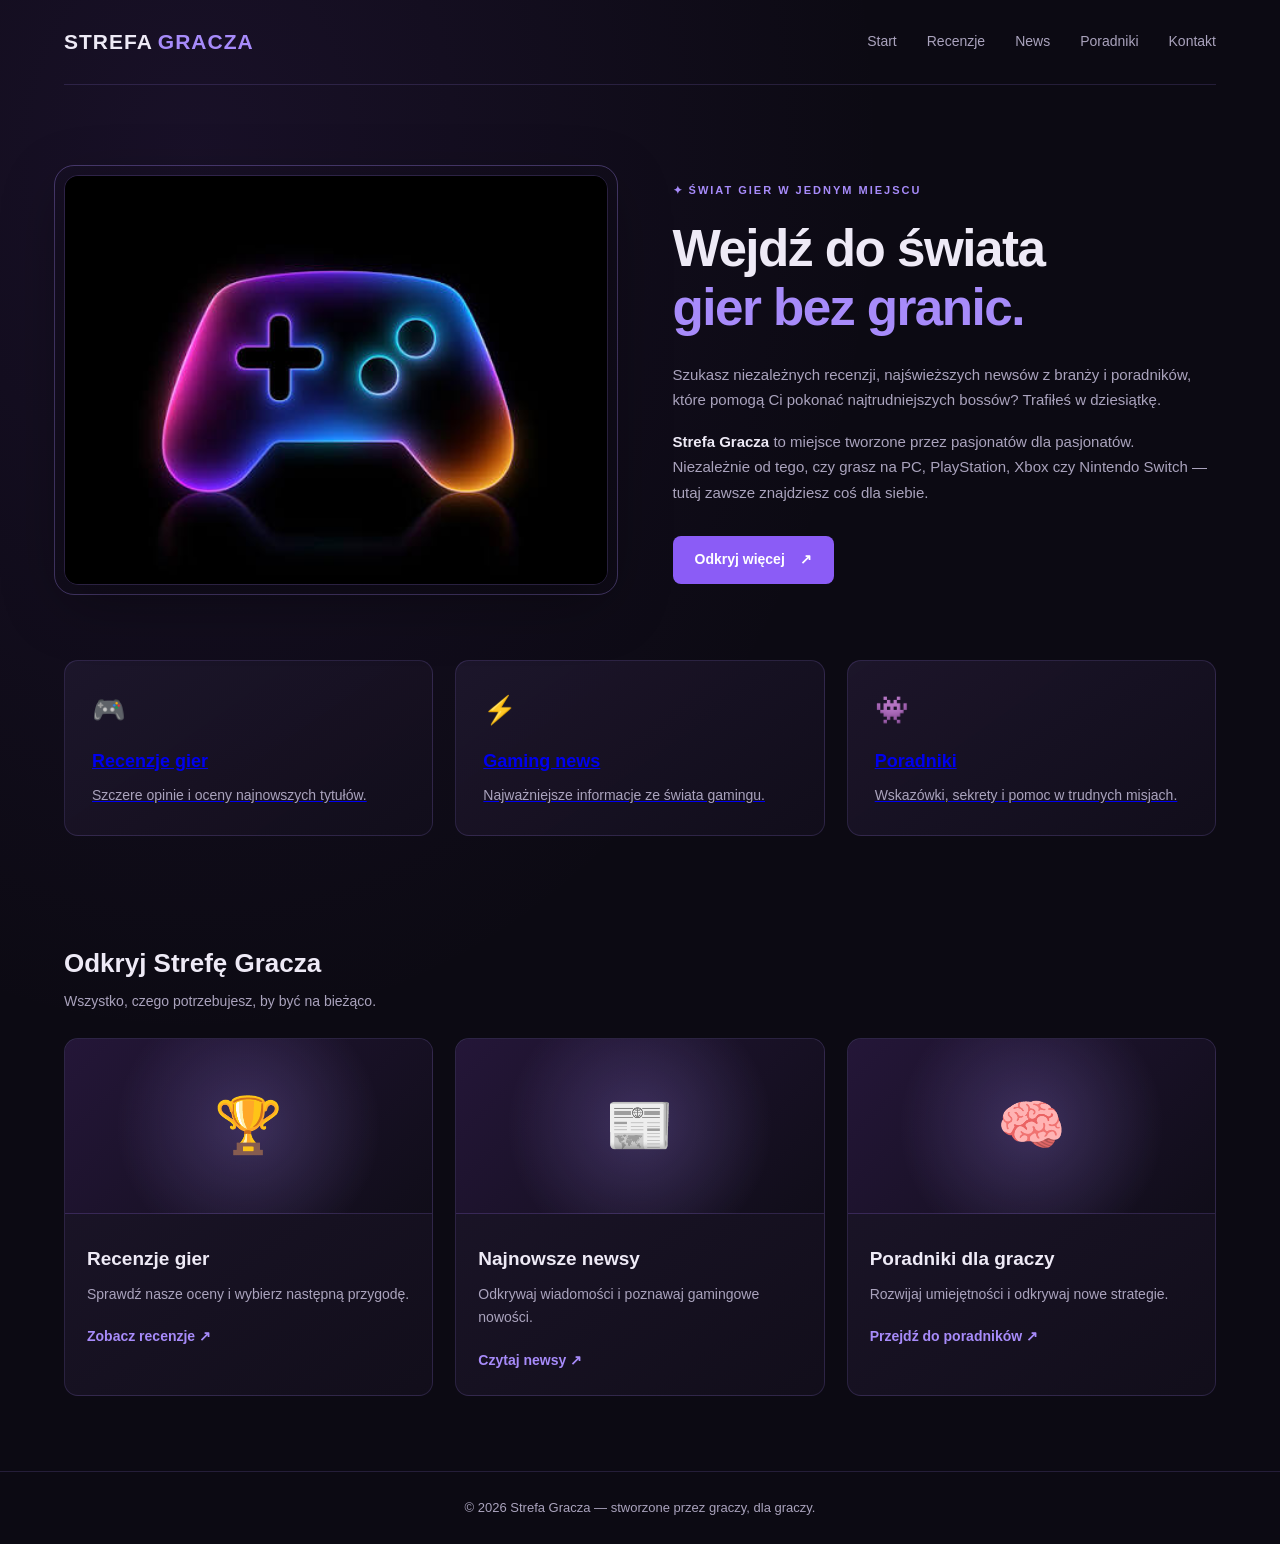
<file: index.html>
<!DOCTYPE html>
<html lang="pl">
<head>
    <meta charset="UTF-8">
    <meta name="viewport" content="width=device-width, initial-scale=1.0">

    <title>Strefa Gracza | Gaming Zone</title>
    <meta name="description" content="Niezależne recenzje gier, newsy i poradniki dla graczy.">

    <link rel="stylesheet" href="style.css">
</head>
<body>

    <header class="header">
        <a href="#" class="logo">STREFA<span>GRACZA</span></a>

        <nav>
            <a href="index.html">Start</a>
            <a href="recenzje.html">Recenzje</a>
            <a href="news.html">News</a>
            <a href="poradniki.html">Poradniki</a>
            <a href="kontakt.html">Kontakt</a>
        </nav>
    </header>

    <main id="start">
        <section class="hero">

            <div class="left">
                <img src="str.jpg" alt="Gaming — świat gier">
            </div>

            <div class="right" id="o-nas">
                <span class="tag">✦ ŚWIAT GIER W JEDNYM MIEJSCU</span>

                <h1>
                    Wejdź do świata
                    <span>gier bez granic.</span>
                </h1>

                <p>
                    Szukasz niezależnych recenzji, najświeższych newsów
                    z branży i poradników, które pomogą Ci pokonać
                    najtrudniejszych bossów? Trafiłeś w dziesiątkę.
                </p>

                <p>
                    <strong>Strefa Gracza</strong> to miejsce tworzone
                    przez pasjonatów dla pasjonatów. Niezależnie od tego,
                    czy grasz na PC, PlayStation, Xbox czy Nintendo Switch
                    — tutaj zawsze znajdziesz coś dla siebie.
                </p>

                <a href="#kontakt" class="button">Odkryj więcej <span>↗</span></a>
            </div>

        </section>

        <section class="features">

    <a href="recenzje.html" class="feature-card feature-link">
        <span class="feature-icon">🎮</span>
        <h3>Recenzje gier</h3>
        <p>Szczere opinie i oceny najnowszych tytułów.</p>
    </a>

    <a href="news.html" class="feature-card feature-link">
        <span class="feature-icon">⚡</span>
        <h3>Gaming news</h3>
        <p>Najważniejsze informacje ze świata gamingu.</p>
    </a>

    <a href="poradniki.html" class="feature-card feature-link">
        <span class="feature-icon">👾</span>
        <h3>Poradniki</h3>
        <p>Wskazówki, sekrety i pomoc w trudnych misjach.</p>
    </a>

</section>
        <section class="page-section">
    <div class="section-heading">
        <h2>Odkryj Strefę Gracza</h2>
        <p>Wszystko, czego potrzebujesz, by być na bieżąco.</p>
    </div>

    <div class="content-grid">

        <a href="recenzje.html" class="content-card clickable-card">
            <div class="card-visual">🏆</div>
            <div class="card-body">
                <h3>Recenzje gier</h3>
                <p>Sprawdź nasze oceny i wybierz następną przygodę.</p>
                <span class="text-link">Zobacz recenzje ↗</span>
            </div>
        </a>

        <a href="news.html" class="content-card clickable-card">
            <div class="card-visual">📰</div>
            <div class="card-body">
                <h3>Najnowsze newsy</h3>
                <p>Odkrywaj wiadomości i poznawaj gamingowe nowości.</p>
                <span class="text-link">Czytaj newsy ↗</span>
            </div>
        </a>

        <a href="poradniki.html" class="content-card clickable-card">
            <div class="card-visual">🧠</div>
            <div class="card-body">
                <h3>Poradniki dla graczy</h3>
                <p>Rozwijaj umiejętności i odkrywaj nowe strategie.</p>
                <span class="text-link">Przejdź do poradników ↗</span>
            </div>
        </a>

    </div>
</section>
    </main>

    <footer id="kontakt">
        <p>© 2026 Strefa Gracza — stworzone przez graczy, dla graczy.</p>
    </footer>

</body>
</html>
</file>
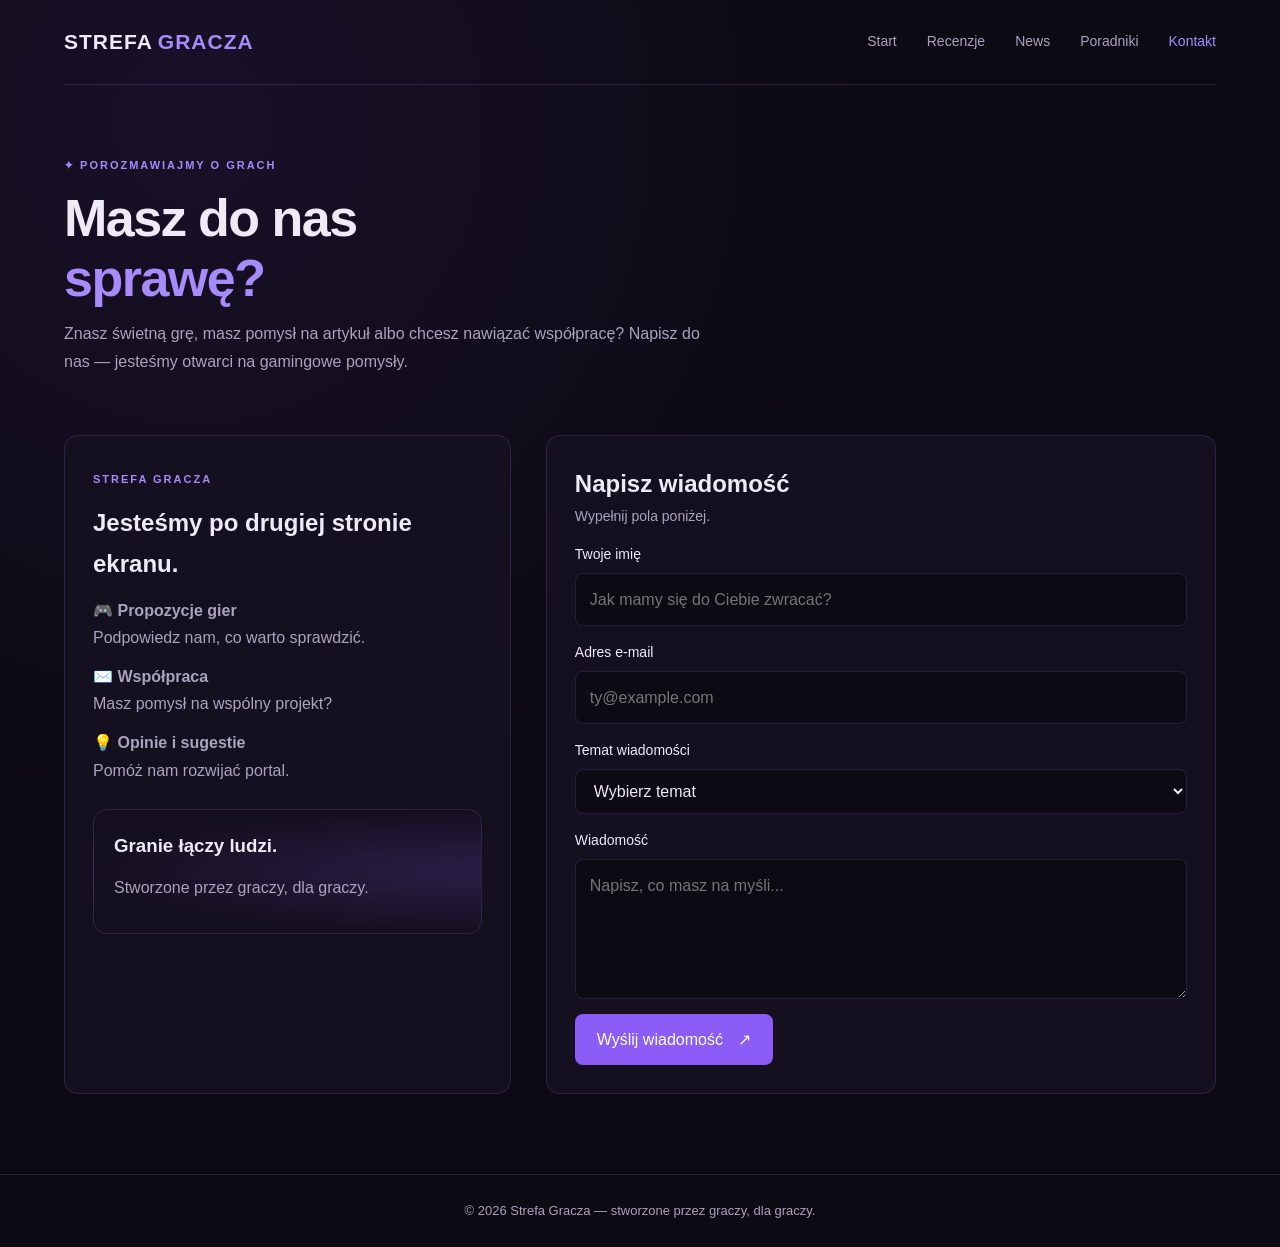
<file: kontakt.html>
<!DOCTYPE html>
<html lang="pl">
<head>
    <meta charset="UTF-8">
    <meta name="viewport" content="width=device-width, initial-scale=1.0">
    <title>Kontakt | Strefa Gracza</title>
    <meta name="description" content="Skontaktuj się ze Strefą Gracza, zaproponuj grę lub nawiąż współpracę.">
    <link rel="stylesheet" href="style.css">
</head>
<body>

<header class="header">
    <a href="index.html" class="logo">STREFA<span>GRACZA</span></a>
    <nav>
        <a href="index.html">Start</a>
        <a href="recenzje.html">Recenzje</a>
        <a href="news.html">News</a>
        <a href="poradniki.html">Poradniki</a>
        <a href="kontakt.html" class="active">Kontakt</a>
    </nav>
</header>

<main>
    <section class="page-intro">
        <span class="page-label">✦ POROZMAWIAJMY O GRACH</span>
        <h1>Masz do nas <span>sprawę?</span></h1>
        <p>
            Znasz świetną grę, masz pomysł na artykuł
            albo chcesz nawiązać współpracę?
            Napisz do nas — jesteśmy otwarci na gamingowe pomysły.
        </p>
    </section>

    <section class="contact-layout">
        <aside class="contact-info">
            <span class="page-label">STREFA GRACZA</span>
            <h2 style="margin-top: 12px;">Jesteśmy po drugiej stronie ekranu.</h2>

            <p>
                🎮 <strong>Propozycje gier</strong><br>
                Podpowiedz nam, co warto sprawdzić.
            </p>

            <p>
                ✉️ <strong>Współpraca</strong><br>
                Masz pomysł na wspólny projekt?
            </p>

            <p>
                💡 <strong>Opinie i sugestie</strong><br>
                Pomóż nam rozwijać portal.
            </p>

            <div class="info-banner" style="margin: 25px 0 0; padding: 20px;">
                <h3>Granie łączy ludzi.</h3>
                <p>Stworzone przez graczy, dla graczy.</p>
            </div>
        </aside>

        <form class="contact-form"
              action="#"
              method="post"
              onsubmit="event.preventDefault(); alert('Formularz jest demonstracyjny. Skonfiguruj usługę wysyłania wiadomości, aby otrzymywać zgłoszenia.');">

            <h2>Napisz wiadomość</h2>
            <p style="color: var(--text-muted); font-size: 14px;">
                Wypełnij pola poniżej.
            </p>

            <label for="name">Twoje imię</label>
            <input type="text" id="name" name="name"
                   placeholder="Jak mamy się do Ciebie zwracać?"
                   autocomplete="name" required>

            <label for="email">Adres e-mail</label>
            <input type="email" id="email" name="email"
                   placeholder="ty@example.com"
                   autocomplete="email" required>

            <label for="subject">Temat wiadomości</label>
            <select id="subject" name="subject" required>
                <option value="">Wybierz temat</option>
                <option value="gra">Propozycja gry do recenzji</option>
                <option value="wspolpraca">Współpraca</option>
                <option value="sugestia">Sugestia dotycząca strony</option>
                <option value="inne">Inna sprawa</option>
            </select>

            <label for="message">Wiadomość</label>
            <textarea id="message" name="message"
                      placeholder="Napisz, co masz na myśli..."
                      required></textarea>

            <button type="submit" class="button">
                Wyślij wiadomość <span>↗</span>
            </button>
        </form>
    </section>
</main>

<footer>
    <p>© 2026 Strefa Gracza — stworzone przez graczy, dla graczy.</p>
</footer>

</body>
</html>
</file>
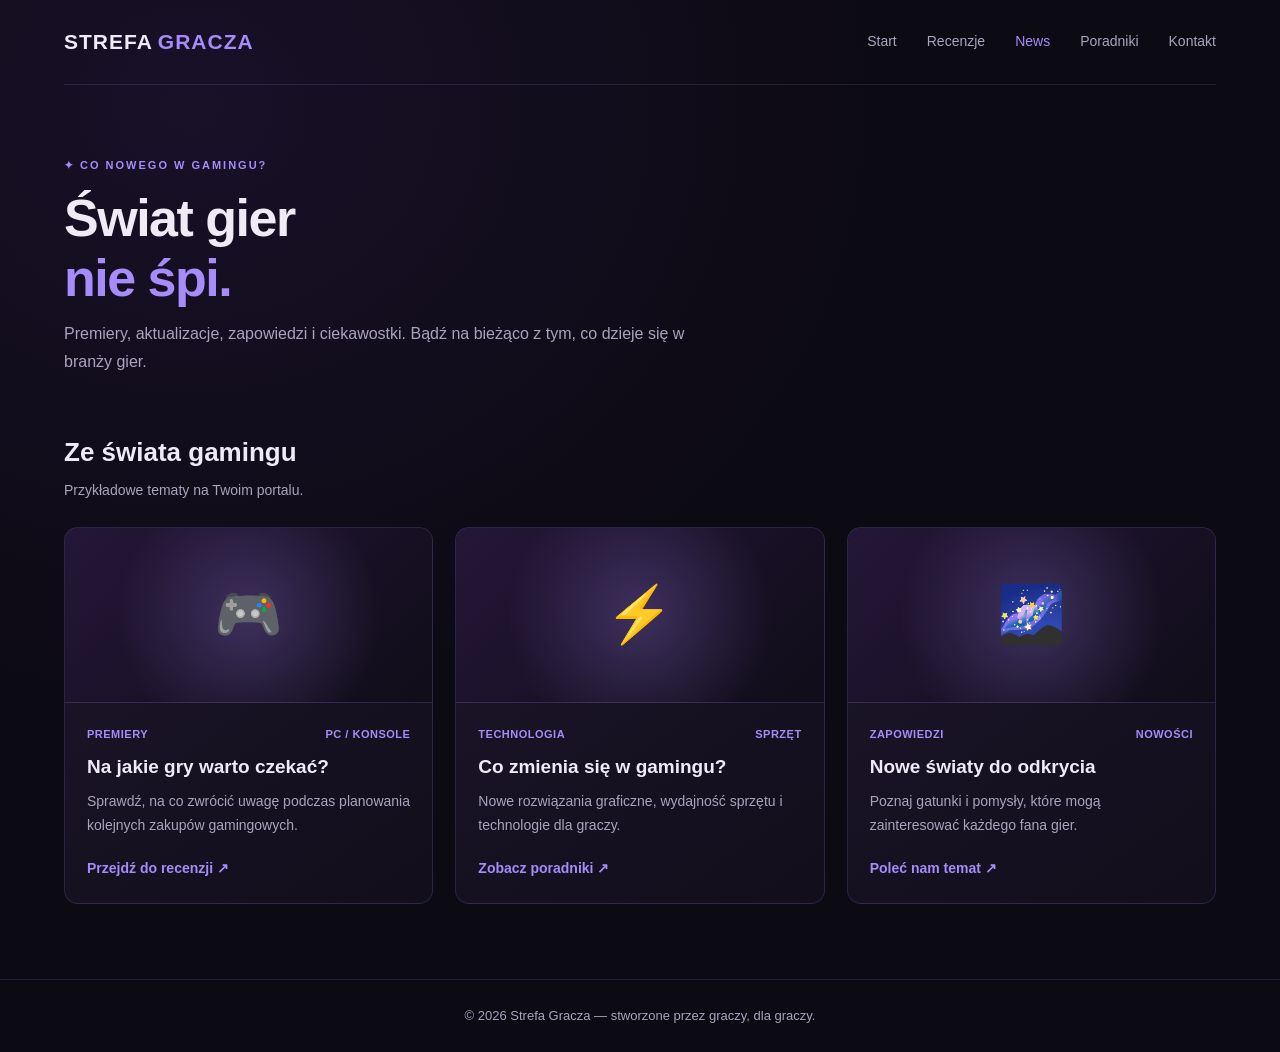
<file: news.html>
<!DOCTYPE html>
<html lang="pl">
<head>
    <meta charset="UTF-8">
    <meta name="viewport" content="width=device-width, initial-scale=1.0">
    <title>Gaming News | Strefa Gracza</title>
    <meta name="description" content="Wiadomości, premiery i zapowiedzi ze świata gier.">
    <link rel="stylesheet" href="style.css">
</head>
<body>

<header class="header">
    <a href="index.html" class="logo">STREFA<span>GRACZA</span></a>
    <nav>
        <a href="index.html">Start</a>
        <a href="recenzje.html">Recenzje</a>
        <a href="news.html" class="active">News</a>
        <a href="poradniki.html">Poradniki</a>
        <a href="kontakt.html">Kontakt</a>
    </nav>
</header>

<main>
    <section class="page-intro">
        <span class="page-label">✦ CO NOWEGO W GAMINGU?</span>
        <h1>Świat gier <span>nie śpi.</span></h1>
        <p>
            Premiery, aktualizacje, zapowiedzi i ciekawostki.
            Bądź na bieżąco z tym, co dzieje się w branży gier.
        </p>
    </section>

    <section class="page-section">
        <div class="section-heading">
            <h2>Ze świata gamingu</h2>
            <p>Przykładowe tematy na Twoim portalu.</p>
        </div>

        <div class="content-grid">
            <article class="content-card">
                <div class="card-visual">🎮</div>
                <div class="card-body">
                    <div class="card-meta">
                        <span>Premiery</span>
                        <span>PC / Konsole</span>
                    </div>
                    <h3>Na jakie gry warto czekać?</h3>
                    <p>
                        Sprawdź, na co zwrócić uwagę podczas
                        planowania kolejnych zakupów gamingowych.
                    </p>
                    <a class="text-link" href="recenzje.html">Przejdź do recenzji ↗</a>
                </div>
            </article>

            <article class="content-card">
                <div class="card-visual">⚡</div>
                <div class="card-body">
                    <div class="card-meta">
                        <span>Technologia</span>
                        <span>Sprzęt</span>
                    </div>
                    <h3>Co zmienia się w gamingu?</h3>
                    <p>
                        Nowe rozwiązania graficzne, wydajność
                        sprzętu i technologie dla graczy.
                    </p>
                    <a class="text-link" href="poradniki.html">Zobacz poradniki ↗</a>
                </div>
            </article>

            <article class="content-card">
                <div class="card-visual">🌌</div>
                <div class="card-body">
                    <div class="card-meta">
                        <span>Zapowiedzi</span>
                        <span>Nowości</span>
                    </div>
                    <h3>Nowe światy do odkrycia</h3>
                    <p>
                        Poznaj gatunki i pomysły, które mogą
                        zainteresować każdego fana gier.
                    </p>
                    <a class="text-link" href="kontakt.html">Poleć nam temat ↗</a>
                </div>
            </article>
        </div>
    </section>
</main>

<footer>
    <p>© 2026 Strefa Gracza — stworzone przez graczy, dla graczy.</p>
</footer>

</body>
</html>
</file>
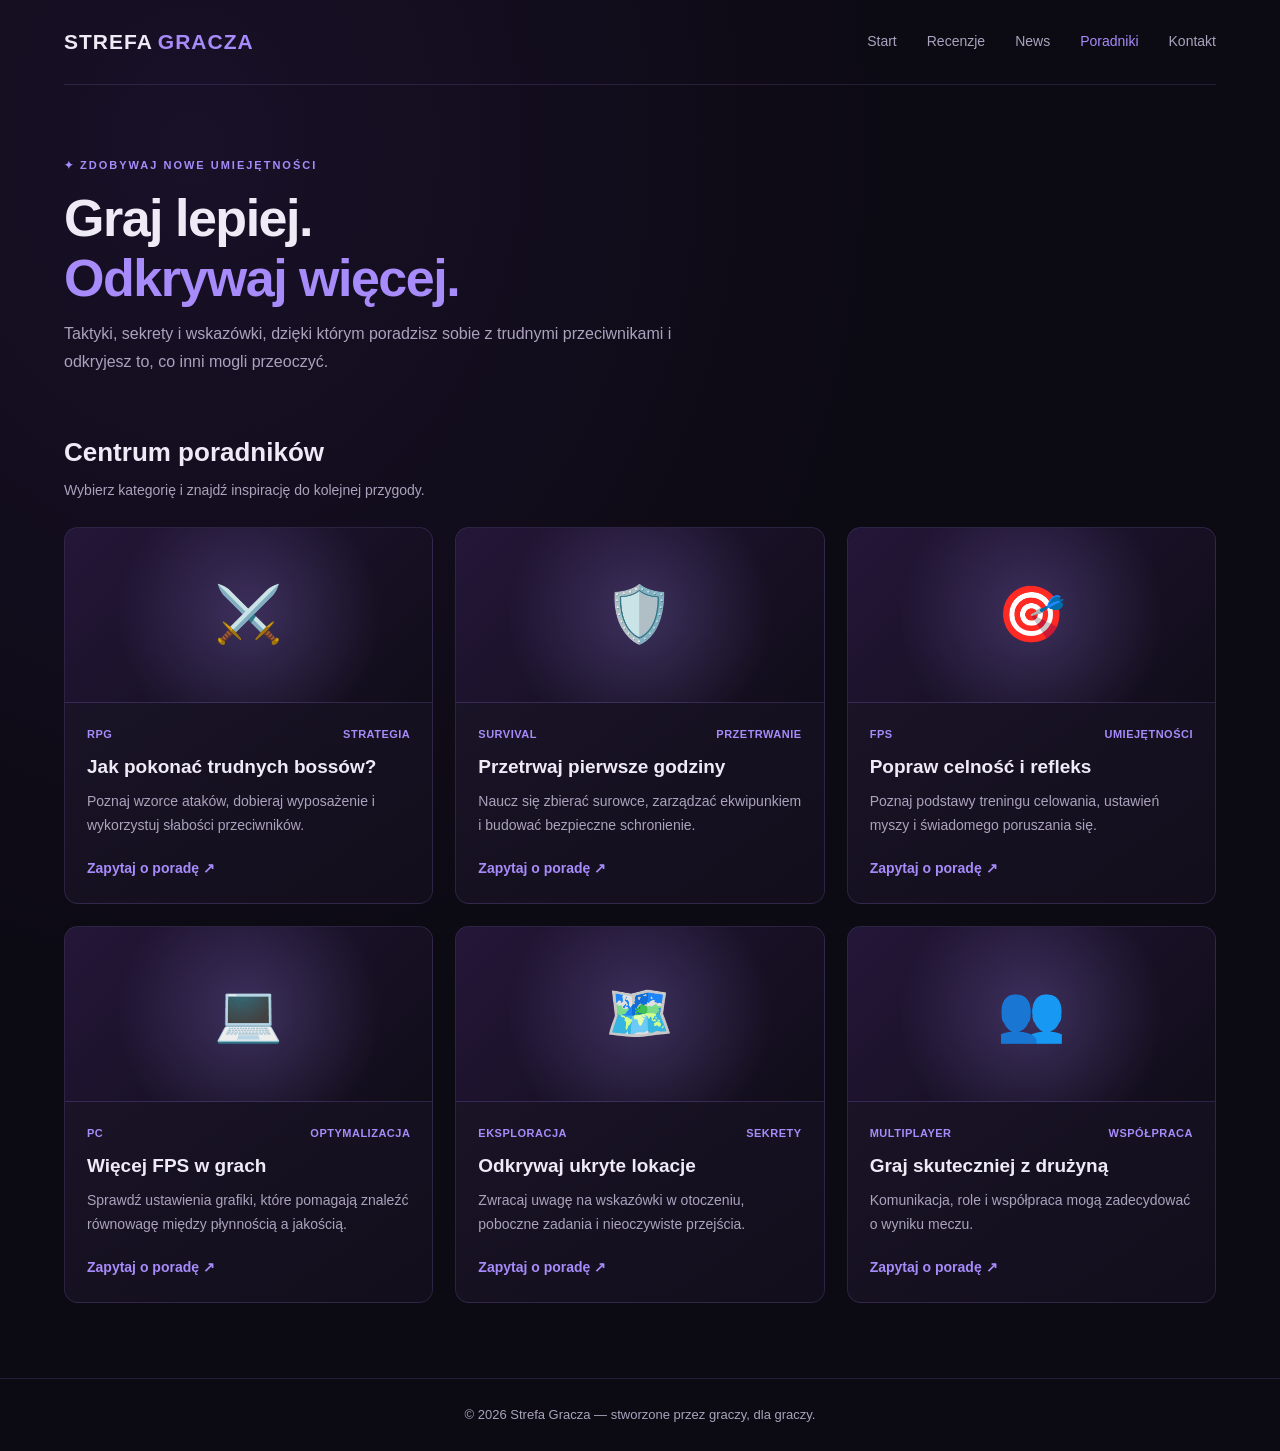
<file: poradniki.html>
<!DOCTYPE html>
<html lang="pl">
<head>
    <meta charset="UTF-8">
    <meta name="viewport" content="width=device-width, initial-scale=1.0">
    <title>Poradniki dla graczy | Strefa Gracza</title>
    <meta name="description" content="Poradniki gamingowe, strategie, sekrety i wskazówki dla graczy.">
    <link rel="stylesheet" href="style.css">
</head>
<body>

<header class="header">
    <a href="index.html" class="logo">STREFA<span>GRACZA</span></a>
    <nav>
        <a href="index.html">Start</a>
        <a href="recenzje.html">Recenzje</a>
        <a href="news.html">News</a>
        <a href="poradniki.html" class="active">Poradniki</a>
        <a href="kontakt.html">Kontakt</a>
    </nav>
</header>

<main>
    <section class="page-intro">
        <span class="page-label">✦ ZDOBYWAJ NOWE UMIEJĘTNOŚCI</span>
        <h1>Graj lepiej. <span>Odkrywaj więcej.</span></h1>
        <p>
            Taktyki, sekrety i wskazówki, dzięki którym
            poradzisz sobie z trudnymi przeciwnikami
            i odkryjesz to, co inni mogli przeoczyć.
        </p>
    </section>

    <section class="page-section">
        <div class="section-heading">
            <h2>Centrum poradników</h2>
            <p>Wybierz kategorię i znajdź inspirację do kolejnej przygody.</p>
        </div>

        <div class="content-grid">
            <article class="content-card">
                <div class="card-visual">⚔️</div>
                <div class="card-body">
                    <div class="card-meta">
                        <span>RPG</span>
                        <span>Strategia</span>
                    </div>
                    <h3>Jak pokonać trudnych bossów?</h3>
                    <p>
                        Poznaj wzorce ataków, dobieraj wyposażenie
                        i wykorzystuj słabości przeciwników.
                    </p>
                    <a class="text-link" href="kontakt.html">Zapytaj o poradę ↗</a>
                </div>
            </article>

            <article class="content-card">
                <div class="card-visual">🛡️</div>
                <div class="card-body">
                    <div class="card-meta">
                        <span>Survival</span>
                        <span>Przetrwanie</span>
                    </div>
                    <h3>Przetrwaj pierwsze godziny</h3>
                    <p>
                        Naucz się zbierać surowce, zarządzać
                        ekwipunkiem i budować bezpieczne schronienie.
                    </p>
                    <a class="text-link" href="kontakt.html">Zapytaj o poradę ↗</a>
                </div>
            </article>

            <article class="content-card">
                <div class="card-visual">🎯</div>
                <div class="card-body">
                    <div class="card-meta">
                        <span>FPS</span>
                        <span>Umiejętności</span>
                    </div>
                    <h3>Popraw celność i refleks</h3>
                    <p>
                        Poznaj podstawy treningu celowania,
                        ustawień myszy i świadomego poruszania się.
                    </p>
                    <a class="text-link" href="kontakt.html">Zapytaj o poradę ↗</a>
                </div>
            </article>

            <article class="content-card">
                <div class="card-visual">💻</div>
                <div class="card-body">
                    <div class="card-meta">
                        <span>PC</span>
                        <span>Optymalizacja</span>
                    </div>
                    <h3>Więcej FPS w grach</h3>
                    <p>
                        Sprawdź ustawienia grafiki, które pomagają
                        znaleźć równowagę między płynnością a jakością.
                    </p>
                    <a class="text-link" href="kontakt.html">Zapytaj o poradę ↗</a>
                </div>
            </article>

            <article class="content-card">
                <div class="card-visual">🗺️</div>
                <div class="card-body">
                    <div class="card-meta">
                        <span>Eksploracja</span>
                        <span>Sekrety</span>
                    </div>
                    <h3>Odkrywaj ukryte lokacje</h3>
                    <p>
                        Zwracaj uwagę na wskazówki w otoczeniu,
                        poboczne zadania i nieoczywiste przejścia.
                    </p>
                    <a class="text-link" href="kontakt.html">Zapytaj o poradę ↗</a>
                </div>
            </article>

            <article class="content-card">
                <div class="card-visual">👥</div>
                <div class="card-body">
                    <div class="card-meta">
                        <span>Multiplayer</span>
                        <span>Współpraca</span>
                    </div>
                    <h3>Graj skuteczniej z drużyną</h3>
                    <p>
                        Komunikacja, role i współpraca
                        mogą zadecydować o wyniku meczu.
                    </p>
                    <a class="text-link" href="kontakt.html">Zapytaj o poradę ↗</a>
                </div>
            </article>
        </div>
    </section>
</main>

<footer>
    <p>© 2026 Strefa Gracza — stworzone przez graczy, dla graczy.</p>
</footer>

</body>
</html>
</file>
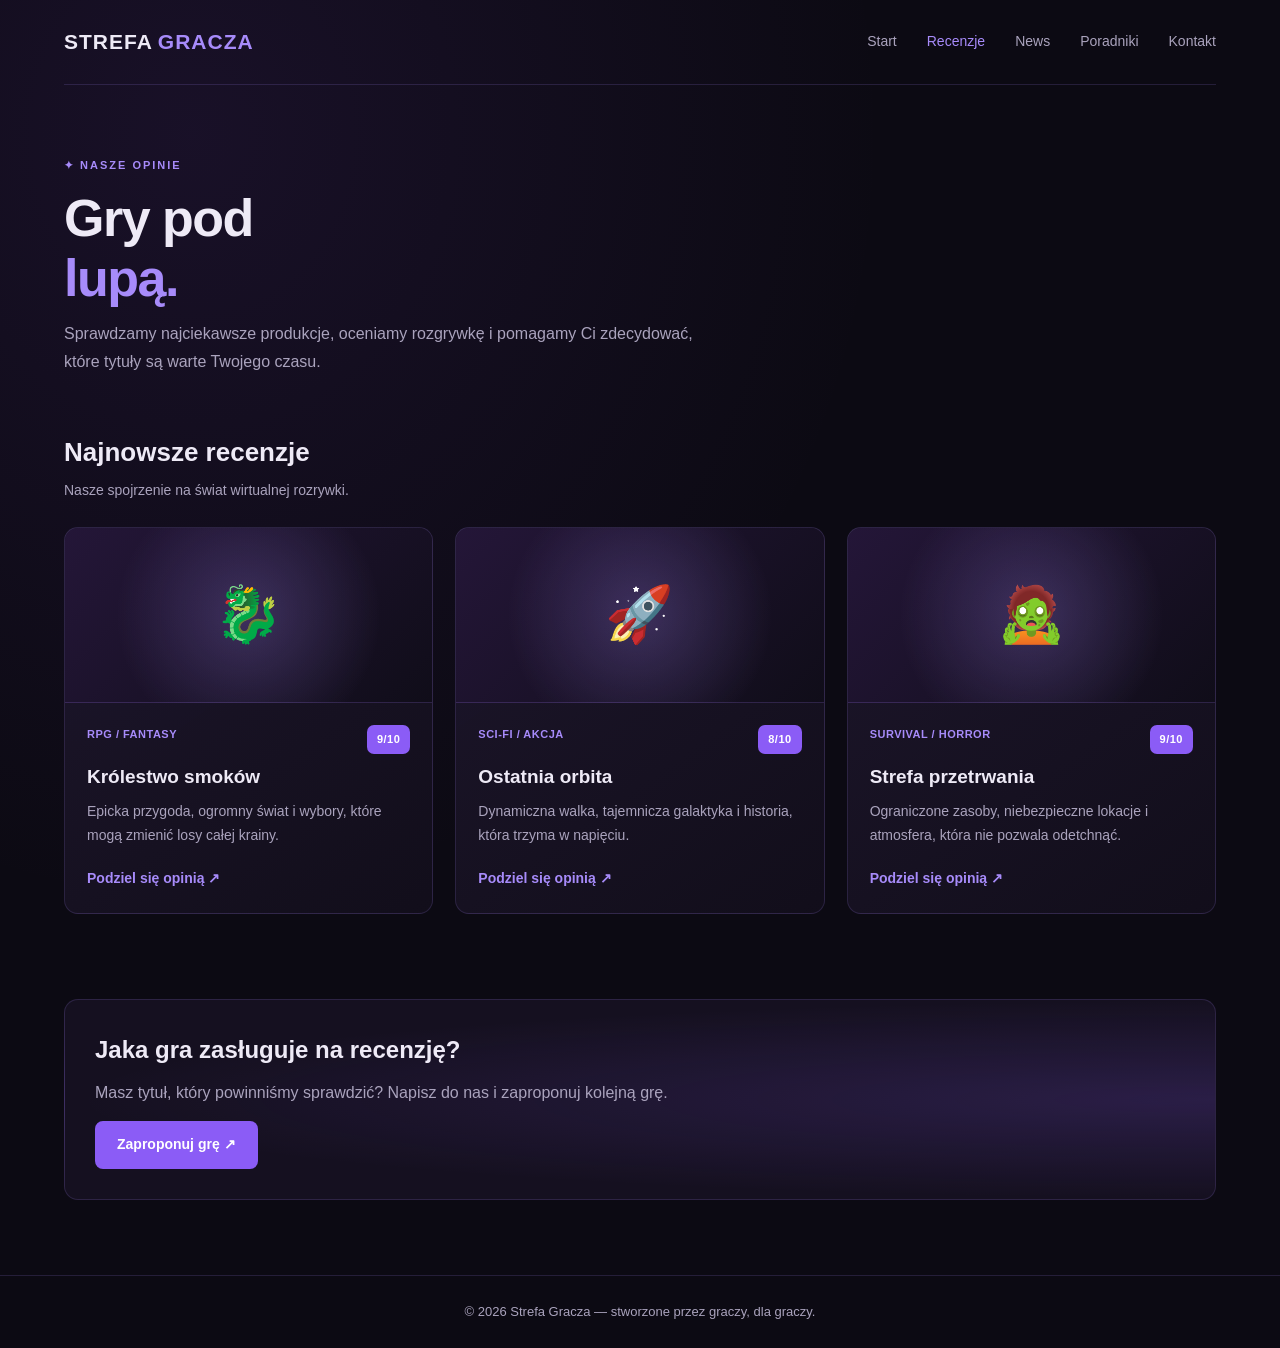
<file: recenzje.html>
<!DOCTYPE html>
<html lang="pl">
<head>
    <meta charset="UTF-8">
    <meta name="viewport" content="width=device-width, initial-scale=1.0">
    <title>Recenzje gier | Strefa Gracza</title>
    <meta name="description" content="Sprawdź recenzje, oceny i opinie o grach na Strefie Gracza.">
    <link rel="stylesheet" href="style.css">
</head>
<body>

<header class="header">
    <a href="index.html" class="logo">STREFA<span>GRACZA</span></a>
    <nav>
        <a href="index.html">Start</a>
        <a href="recenzje.html" class="active">Recenzje</a>
        <a href="news.html">News</a>
        <a href="poradniki.html">Poradniki</a>
        <a href="kontakt.html">Kontakt</a>
    </nav>
</header>

<main>
    <section class="page-intro">
        <span class="page-label">✦ NASZE OPINIE</span>
        <h1>Gry pod <span>lupą.</span></h1>
        <p>
            Sprawdzamy najciekawsze produkcje, oceniamy rozgrywkę
            i pomagamy Ci zdecydować, które tytuły są warte Twojego czasu.
        </p>
    </section>

    <section class="page-section">
        <div class="section-heading">
            <h2>Najnowsze recenzje</h2>
            <p>Nasze spojrzenie na świat wirtualnej rozrywki.</p>
        </div>

        <div class="content-grid">
            <article class="content-card">
                <div class="card-visual">🐉</div>
                <div class="card-body">
                    <div class="card-meta">
                        <span>RPG / Fantasy</span>
                        <span class="score">9/10</span>
                    </div>
                    <h3>Królestwo smoków</h3>
                    <p>
                        Epicka przygoda, ogromny świat i wybory,
                        które mogą zmienić losy całej krainy.
                    </p>
                    <a class="text-link" href="kontakt.html">Podziel się opinią ↗</a>
                </div>
            </article>

            <article class="content-card">
                <div class="card-visual">🚀</div>
                <div class="card-body">
                    <div class="card-meta">
                        <span>Sci-fi / Akcja</span>
                        <span class="score">8/10</span>
                    </div>
                    <h3>Ostatnia orbita</h3>
                    <p>
                        Dynamiczna walka, tajemnicza galaktyka
                        i historia, która trzyma w napięciu.
                    </p>
                    <a class="text-link" href="kontakt.html">Podziel się opinią ↗</a>
                </div>
            </article>

            <article class="content-card">
                <div class="card-visual">🧟</div>
                <div class="card-body">
                    <div class="card-meta">
                        <span>Survival / Horror</span>
                        <span class="score">9/10</span>
                    </div>
                    <h3>Strefa przetrwania</h3>
                    <p>
                        Ograniczone zasoby, niebezpieczne lokacje
                        i atmosfera, która nie pozwala odetchnąć.
                    </p>
                    <a class="text-link" href="kontakt.html">Podziel się opinią ↗</a>
                </div>
            </article>
        </div>
    </section>

    <section class="info-banner">
        <h2>Jaka gra zasługuje na recenzję?</h2>
        <p>
            Masz tytuł, który powinniśmy sprawdzić?
            Napisz do nas i zaproponuj kolejną grę.
        </p>
        <a href="kontakt.html" class="button">Zaproponuj grę ↗</a>
    </section>
</main>

<footer>
    <p>© 2026 Strefa Gracza — stworzone przez graczy, dla graczy.</p>
</footer>

</body>
</html>
</file>
<file: style.css>
/* ===== PODSTAWOWE USTAWIENIA ===== */

:root {
    --bg: #0c0a13;
    --bg-light: #151020;
    --purple: #a78bfa;
    --purple-dark: #8b5cf6;
    --text: #eeeaf6;
    --text-muted: #aaa3bd;
    --border: rgba(167, 139, 250, 0.16);
}

* {
    margin: 0;
    padding: 0;
    box-sizing: border-box;
}

html {
    scroll-behavior: smooth;
}

body {
    font-family: Arial, Helvetica, sans-serif;
    background:
        radial-gradient(ellipse at 15% 10%,
            rgba(111, 60, 180, 0.13), transparent 45%),
        var(--bg);
    color: var(--text);
    line-height: 1.7;
    min-height: 100vh;
}

/* ===== NAGŁÓWEK ===== */

.header {
    width: min(1180px, 90%);
    margin: 0 auto;
    padding: 24px 0;
    display: flex;
    align-items: center;
    justify-content: space-between;
    border-bottom: 1px solid var(--border);
}

.logo {
    color: var(--text);
    text-decoration: none;
    font-size: 21px;
    font-weight: 800;
    letter-spacing: 1px;
}

.logo span {
    color: var(--purple);
    margin-left: 5px;
}

nav {
    display: flex;
    gap: 30px;
}

nav a {
    color: var(--text-muted);
    text-decoration: none;
    font-size: 14px;
    transition: color 0.25s ease;
}

nav a:hover {
    color: var(--purple);
}

/* ===== GŁÓWNA SEKCJA ===== */

main {
    width: min(1180px, 90%);
    margin: 0 auto;
}

.hero {
    display: grid;
    grid-template-columns: 1fr 1fr;
    align-items: center;
    gap: 65px;
    padding: 90px 0 75px;
}

.left {
    position: relative;
}

.left::before {
    content: "";
    position: absolute;
    inset: -10px;
    border: 1px solid rgba(167, 139, 250, 0.35);
    border-radius: 20px;
    z-index: -1;
}

.left img {
    display: block;
    width: 100%;
    height: 410px;
    object-fit: cover;
    border-radius: 14px;
    border: 1px solid var(--border);
    box-shadow: 0 15px 60px rgba(0, 0, 0, 0.35);
}

/* ===== TEKST ===== */

.tag {
    display: inline-block;
    color: var(--purple);
    font-size: 11px;
    font-weight: bold;
    letter-spacing: 2px;
    margin-bottom: 20px;
}

h1 {
    font-size: clamp(34px, 4vw, 52px);
    line-height: 1.15;
    letter-spacing: -1.5px;
    margin-bottom: 24px;
}

h1 span {
    display: block;
    color: var(--purple);
}

.right p {
    color: var(--text-muted);
    font-size: 15px;
    margin-bottom: 16px;
}

.right strong {
    color: var(--text);
}

/* ===== PRZYCISK ===== */

.button {
    display: inline-flex;
    align-items: center;
    gap: 15px;
    margin-top: 15px;
    padding: 12px 22px;
    border-radius: 8px;
    background: var(--purple-dark);
    color: white;
    font-size: 14px;
    font-weight: bold;
    text-decoration: none;
    transition: 0.25s ease;
}

.button:hover {
    background: #9b79f7;
    box-shadow: 0 0 25px rgba(139, 92, 246, 0.25);
    transform: translateY(-2px);
}

/* ===== KARTY ===== */

.features {
    display: grid;
    grid-template-columns: repeat(3, 1fr);
    gap: 22px;
    padding-bottom: 85px;
}

.feature-card {
    padding: 27px;
    background: linear-gradient(
        145deg,
        rgba(30, 23, 45, 0.9),
        rgba(18, 14, 27, 0.95)
    );
    border: 1px solid var(--border);
    border-radius: 14px;
    transition: border-color 0.25s, transform 0.25s;
}

.feature-card:hover {
    transform: translateY(-5px);
    border-color: rgba(167, 139, 250, 0.5);
}

.feature-icon {
    display: inline-block;
    font-size: 27px;
    margin-bottom: 12px;
}

.feature-card h3 {
    font-size: 18px;
    margin-bottom: 8px;
}

.feature-card p {
    color: var(--text-muted);
    font-size: 14px;
}

/* ===== STOPKA ===== */

footer {
    text-align: center;
    padding: 25px 5%;
    border-top: 1px solid var(--border);
    color: var(--text-muted);
    font-size: 13px;
}

/* ===== WERSJA MOBILNA ===== */

@media (max-width: 800px) {
    .hero {
        grid-template-columns: 1fr;
        gap: 35px;
        padding: 55px 0;
    }

    .left img {
        height: 300px;
    }

    .features {
        grid-template-columns: 1fr;
        padding-bottom: 50px;
    }

    .header {
        gap: 20px;
        flex-wrap: wrap;
    }

    nav {
        gap: 18px;
    }
}

@media (max-width: 420px) {
    .logo {
        font-size: 18px;
    }

    nav {
        width: 100%;
        justify-content: space-between;
    }

    .left img {
        height: 230px;
    }

    h1 {
        font-size: 35px;
    }
}

.header nav {
    flex-wrap: wrap;
}

nav a.active {
    color: var(--purple);
}

.page-intro {
    padding: 65px 0 35px;
}

.page-label {
    color: var(--purple);
    font-size: 11px;
    font-weight: bold;
    letter-spacing: 2px;
}

.page-intro h1 {
    margin: 12px 0;
    font-size: clamp(34px, 5vw, 52px);
}

.page-intro h1 span {
    color: var(--purple);
}

.page-intro p {
    max-width: 650px;
    color: var(--text-muted);
}

.page-section {
    padding: 20px 0 75px;
}

.section-heading {
    margin-bottom: 24px;
}

.section-heading h2 {
    font-size: 26px;
    margin-bottom: 5px;
}

.section-heading p {
    color: var(--text-muted);
    font-size: 14px;
}

.content-grid {
    display: grid;
    grid-template-columns: repeat(3, minmax(0, 1fr));
    gap: 22px;
}

.content-card {
    min-width: 0;
    overflow: hidden;
    background: linear-gradient(
        145deg,
        rgba(30, 23, 45, .95),
        rgba(18, 14, 27, .98)
    );
    border: 1px solid var(--border);
    border-radius: 14px;
    transition: .25s ease;
}

.content-card:hover {
    transform: translateY(-5px);
    border-color: rgba(167, 139, 250, .6);
}

.card-visual {
    min-height: 175px;
    display: flex;
    align-items: center;
    justify-content: center;
    font-size: 55px;
    background:
        radial-gradient(circle at 50% 50%,
            rgba(167, 139, 250, .25), transparent 65%),
        linear-gradient(135deg, #241638, #100d19);
    border-bottom: 1px solid var(--border);
}

.card-body {
    padding: 22px;
}

.card-meta {
    display: flex;
    justify-content: space-between;
    flex-wrap: wrap;
    gap: 8px;
    color: var(--purple);
    font-size: 11px;
    font-weight: bold;
    text-transform: uppercase;
    letter-spacing: .5px;
}

.card-body h3 {
    margin: 10px 0;
    font-size: 19px;
    line-height: 1.4;
}

.card-body p {
    color: var(--text-muted);
    font-size: 14px;
    margin-bottom: 16px;
}

.text-link {
    color: var(--purple);
    text-decoration: none;
    font-size: 14px;
    font-weight: bold;
}

.text-link:hover {
    color: #c4b5fd;
}

.score {
    display: inline-block;
    color: #fff;
    background: var(--purple-dark);
    border-radius: 7px;
    padding: 5px 10px;
    font-weight: bold;
}

.info-banner {
    margin: 10px 0 75px;
    padding: 30px;
    border: 1px solid var(--border);
    border-radius: 14px;
    background: radial-gradient(
        ellipse at right,
        rgba(139, 92, 246, .18),
        transparent 70%
    ), var(--bg-light);
}

.info-banner h2 {
    margin-bottom: 8px;
}

.info-banner p {
    color: var(--text-muted);
}

/* ===== KONTAKT ===== */

.contact-layout {
    display: grid;
    grid-template-columns: .8fr 1.2fr;
    gap: 35px;
    padding: 25px 0 80px;
}

.contact-info,
.contact-form {
    padding: 28px;
    border: 1px solid var(--border);
    border-radius: 14px;
    background: var(--bg-light);
}

.contact-info p {
    color: var(--text-muted);
    margin: 12px 0;
}

.contact-form label {
    display: block;
    margin: 15px 0 6px;
    font-size: 14px;
}

.contact-form input,
.contact-form select,
.contact-form textarea {
    display: block;
    width: 100%;
    padding: 12px 14px;
    color: var(--text);
    background: var(--bg);
    border: 1px solid var(--border);
    border-radius: 8px;
    font: inherit;
}

.contact-form textarea {
    min-height: 140px;
    resize: vertical;
}

.contact-form input:focus,
.contact-form select:focus,
.contact-form textarea:focus {
    outline: 1px solid var(--purple);
}

.contact-form select option {
    background: var(--bg);
}

.contact-form button {
    border: 0;
    cursor: pointer;
    font: inherit;
}

/* ===== RESPONSYWNOŚĆ PODSTRON ===== */

@media (max-width: 800px) {
    .content-grid {
        grid-template-columns: repeat(2, minmax(0, 1fr));
    }

    .contact-layout {
        grid-template-columns: 1fr;
    }
}

@media (max-width: 520px) {
    .content-grid {
        grid-template-columns: 1fr;
    }

    .page-intro {
        padding-top: 45px;
    }

    .card-visual {
        min-height: 145px;
    }

    .info-banner,
    .contact-info,
    .contact-form {
        padding: 22px;
    }

    .header {
        align-items: flex-start;
    }
}

.clickable-card {
    display: block;
    color: var(--text);
    text-decoration: none;
    cursor: pointer;
}

.clickable-card .text-link {
    display: inline-block;
}

.clickable-card:focus-visible {
    outline: 2px solid var(--purple);
    outline-offset: 4px;
}

.clickable-card:hover {
    transform: translateY(-5px);
    border-color: rgba(167, 139, 250, 0.6);
}

.clickable-card:hover .text-link {
    color: #c4b5fd;
}
</file>
